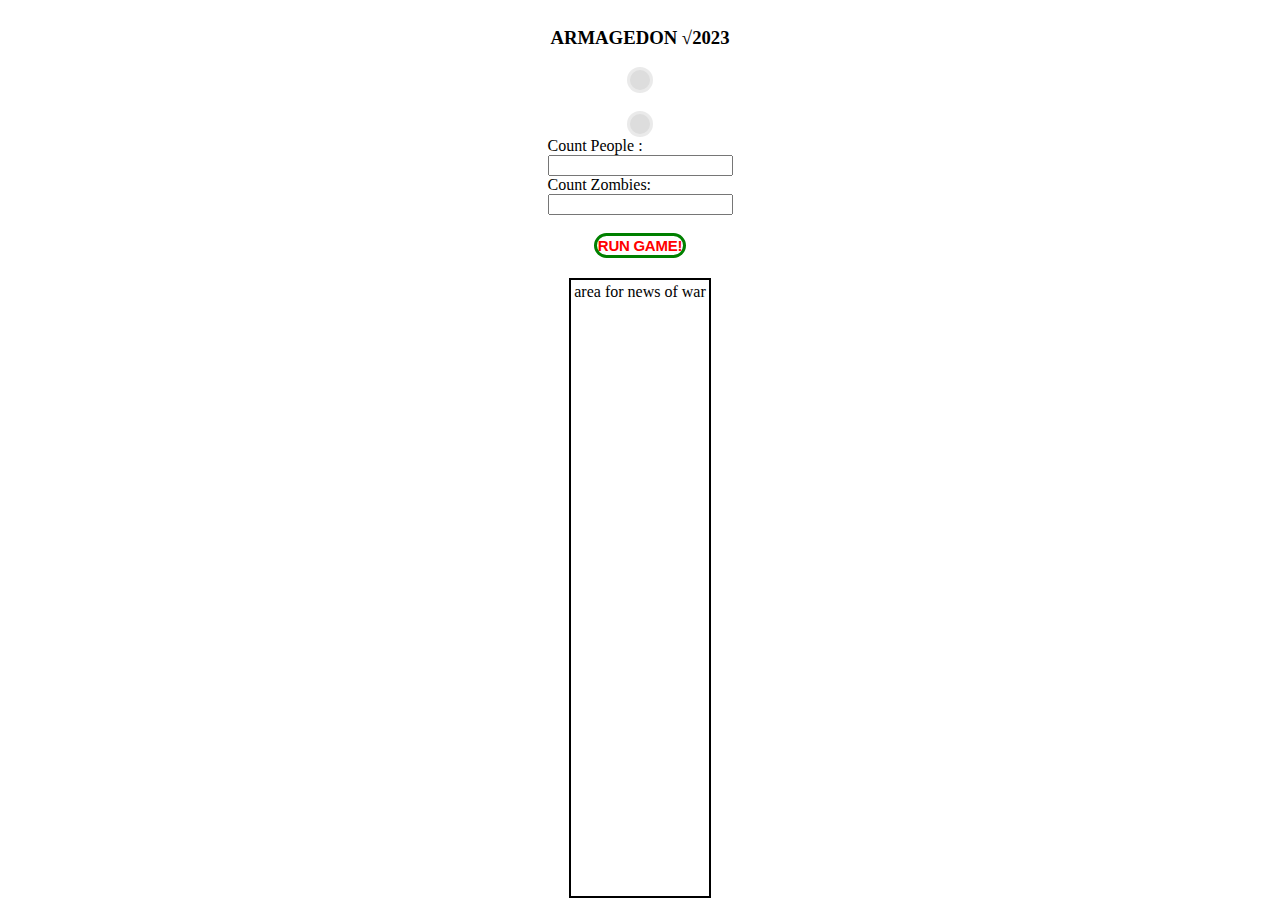
<file: armagedon10/index.html>
<!DOCTYPE HTML>
<html lang="en">

<head>
  <meta charset="UTF-8">
  <meta name="viewport" content="width=device-width, initial-scale=1.0">
  <title>armagedon23</title>
</head>

<body>
  <h3>ARMAGEDON √2023</h3>
 <span><div class="button-start" id="peopleCounter"></div></span>
    <br>
  <div class="button-start" id="zombiesCounter"></div>
  <form>
    <label for="people">Count People :</label><br>
    <input type="number" id="people" name="people"><br>

    <label for="zombies">Count Zombies:</label><br>
    <input type="number" id="zombies" name="zombies">
  </form>
  <br>

  <button class="button-start" onclick="run()" style="font-size: 15px; padding: 1px; border-color: green;">Run game!</button>

  <!--<div id="output" style="width: 600px; height: 400px; border: 1px solid black; margin-top: 20px;"></div>-->
  <div id="output" style="border: 2px solid black; margin-top: 20px; margin-bottom: 10px; padding: 3px;">area for news of war</div>

  <style>
    /* Стили для резиновой рамки
       .button-start {
	font-family: Arial;
	font-weight: 600;
	text-transform: uppercase;
	font-size: calc(var(--index) * .71);
	letter-spacing: -.02vw;
	padding: calc(var(--index) * .7) calc(var(--index) * 1.25);
	background-color: green;
	color: red;

	border-radius: 10em;
	border: rgb(255 255 255 / .4) 3px solid;
	outline: none;
	cursor: pointer;
	margin-top: calc(var(--index) * 2.5);
}

  #output {
  display: flex;
  flex-direction: column;
  height: auto;
  max-height: 600px;
  overflow-y: auto;  
}

#output p {
  white-space: pre-wrap;
  margin: 10px;  
}
*/
    body {
      /* display: flex; */
/* align-items: center; */
/* flex-grow: 1; */
      display: flex;
      flex-direction: column;
      min-height: 100vh;

  
    align-items: center ;
    justify-content: center;
	

    }
    .button-start {
	font-family: Arial;
	font-weight: 600;
	text-transform: uppercase;
	font-size: calc(var(--index) * .71);
	letter-spacing: -.02vw;
	padding: calc(var(--index) * .7) calc(var(--index) * 1.25);
	background-color: transparent;
	color: red;
	border-radius: 10em;
	border: rgb(255 255 255 / .4) 3px solid;
	
	outline: none;
	cursor: pointer;
	margin-top: calc(var(--index) * 2.5);
}

    #output {
      height: auto;
      flex-grow: 1;
    }

    /*#peopleCounter,*/
    #zombiesCounter {
      position: auto;
      top: 10px;
      left: 10px;
      padding: 10px;
      background: #ddd;
      /*background: black;*/
      color: red;
      font-size: 7mm;

    }

    #peopleCounter {
      display: flex;
align-items: center;


      position: auto;
      top: 10px;
      left: 10px;
      padding: 10px;
      background: #ddd;
      /*background: black;*/
      color: blue;
      font-size: 7mm;

    }

    #people {
      color: blue;
    }

    #zombies {
      color: red;
    }
  </style>

  <script>

    let output = document.getElementById('output');

    function write(text) {
      output.innerHTML += text + '<br>';
    }

    let people;
    let zombies;
    zombies = Number(zombies)
    

    people = Number(people)

    function run() {
      people = document.getElementById('people').value;
      zombies = document.getElementById('zombies').value;

      output.innerHTML = '';
      main();
    }

    function lucky() {
      return Math.random() < 0.5;
    }

    function boom() {
      let diff = Math.random() * 100;
      diff = Math.round(diff);


      if (lucky()) {
        zombies -= diff;
        write(`${diff} zombies dead <br>`);
      } else {


        // ...

        //let num = diff.match(/\d+/)[0];  
        //zombies += Number(num);

        // people -= num;

        // ...


        zombies = +zombies + Number(diff);
        
        
        people -= diff;

        write(`${diff} people dead <br>`);
        //zombies += diff;
        //	zombies = zombies + Number(diff);
      }

    }

    function randomCity() {
      let dice = Math.floor(Math.random() * 5) + 1;

      if (dice === 1) return 'Tokyo';
      if (dice === 2) return 'Madrid';
      if (dice === 3) return 'Los-Vegas';
      if (dice === 4) return 'Paris';
      return 'Roma';
    }

    function randomSleep() {
      let sleepTime = Math.random() * 1.1 + 0.9;
      return new Promise(resolve => setTimeout(resolve, sleepTime * 1000));
    }

    async function event1() {  
      write(`Rocket fired at ${randomCity()}<br>`);
      await randomSleep();
      boom();
    }

    async function event2() {
      write(`Air bomb attack at ${randomCity()}<br>`);
      await randomSleep();
      boom();
    }

    async function event3() {
      write(`A group of soldiers break through <br> the enemy defenses in the city ${randomCity()}<br>`);
      await randomSleep();
      boom();
    }

    async function main() {
      while (true) {


        // код цикла

        //zombies = +zombies + 20; 
        //document.getElementById('peopleCounter').innerHTML = people; 
        // document.getElementById('zombiesCounter').innerHTML = zombies;


        // ...

        document.getElementById('peopleCounter').innerHTML = 'People      : ' + people;
        document.getElementById('zombiesCounter').innerHTML = 'Zombie: ' + zombies;

        // ...
 


        // остальной код...

        if (people <= 0) {
          write('OH,No,No-o, Game Over');
          document.getElementById('peopleCounter').innerHTML = 'Oh, No, Game Over';

          break;
        }

        if (zombies <= 0) {
          write("Yaa, Yes, Victory!!");
          document.getElementById('zombiesCounter').innerHTML = "Yaa, Yes, Victory!!";

          break;
        }

        let event = Math.floor(Math.random() * 3) + 1;

        if (event === 1) {
          await event1();
        } else if (event === 2) {
          await event2();
        } else {
          await event3();
        }

        write(`${people} people and ${zombies} zombies left <br>`);



        // ...



        // ...


      }
    }

  </script>







</body>

</html>
</file>
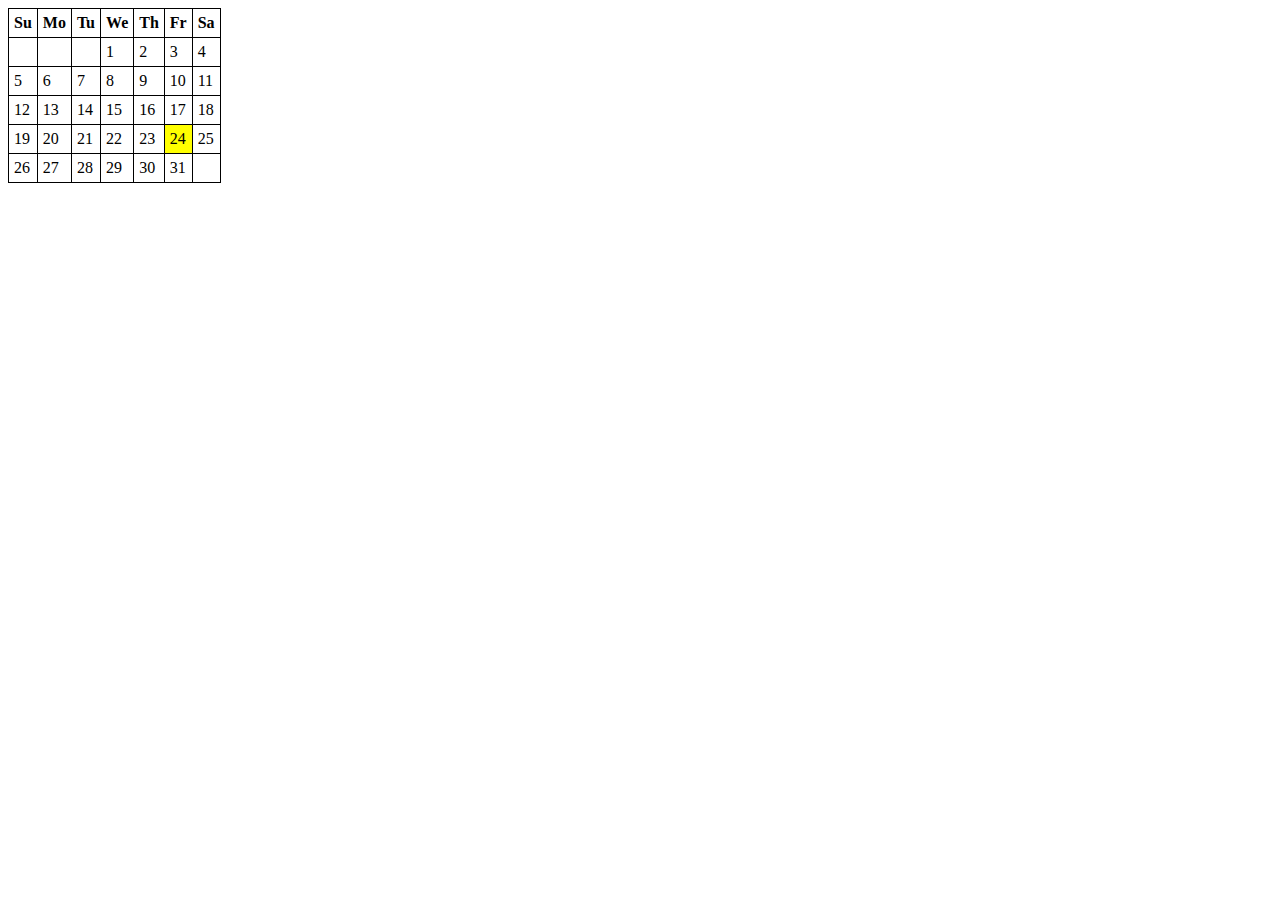
<file: calendarjs/index.html>
<!DOCTYPE HTML>
<html>
<head>
<meta charset="utf-8">

  <title>Calendar</title>

  <style>
    table {
      border-collapse: collapse;
    }

    td, th {
      padding: 5px;
      border: 1px solid black;
    }
  </style>

</head>
<body>

  <div id="calendar"></div>

  <script>

    const d = new Date();

    const weekday = ['Sunday', 'Monday', 'Tuesday', 'Wednesday', 'Thursday', 'Friday', 'Saturday'];

    let html = '<table>';

    html += '<tr><th>Su</th><th>Mo</th><th>Tu</th><th>We</th><th>Th</th><th>Fr</th><th>Sa</th></tr>';

    const firstDay = new Date(d.getFullYear(), d.getMonth(), 1);
    const startDay = firstDay.getDay();

    let day = 1;

    html += '<tr>';

    for(let i = 0; i < startDay; i++) {
      html += '<td></td>';
    }

    while (day <= new Date(d.getFullYear(), d.getMonth() + 1, 0).getDate()) {

      if (day === d.getDate()) {
        html += '<td style="background-color: yellow">' + day + '</td>';
      } else {
        html += '<td>' + day + '</td>';
      }
      
      if (new Date(d.getFullYear(), d.getMonth(), day).getDay() % 7 == 6) {
        html += '</tr><tr>'; 
      }

      day++;
    }

    if (new Date(d.getFullYear(), d.getMonth(), day).getDay() != 0) {
      for (let i = new Date(d.getFullYear(), d.getMonth(), day).getDay(); i < 7; i++) {
        html += '<td></td>';
      }
    }

    html += '</tr></table>';

    document.getElementById('calendar').innerHTML = html;

  </script>

</body>
</html>
</file>
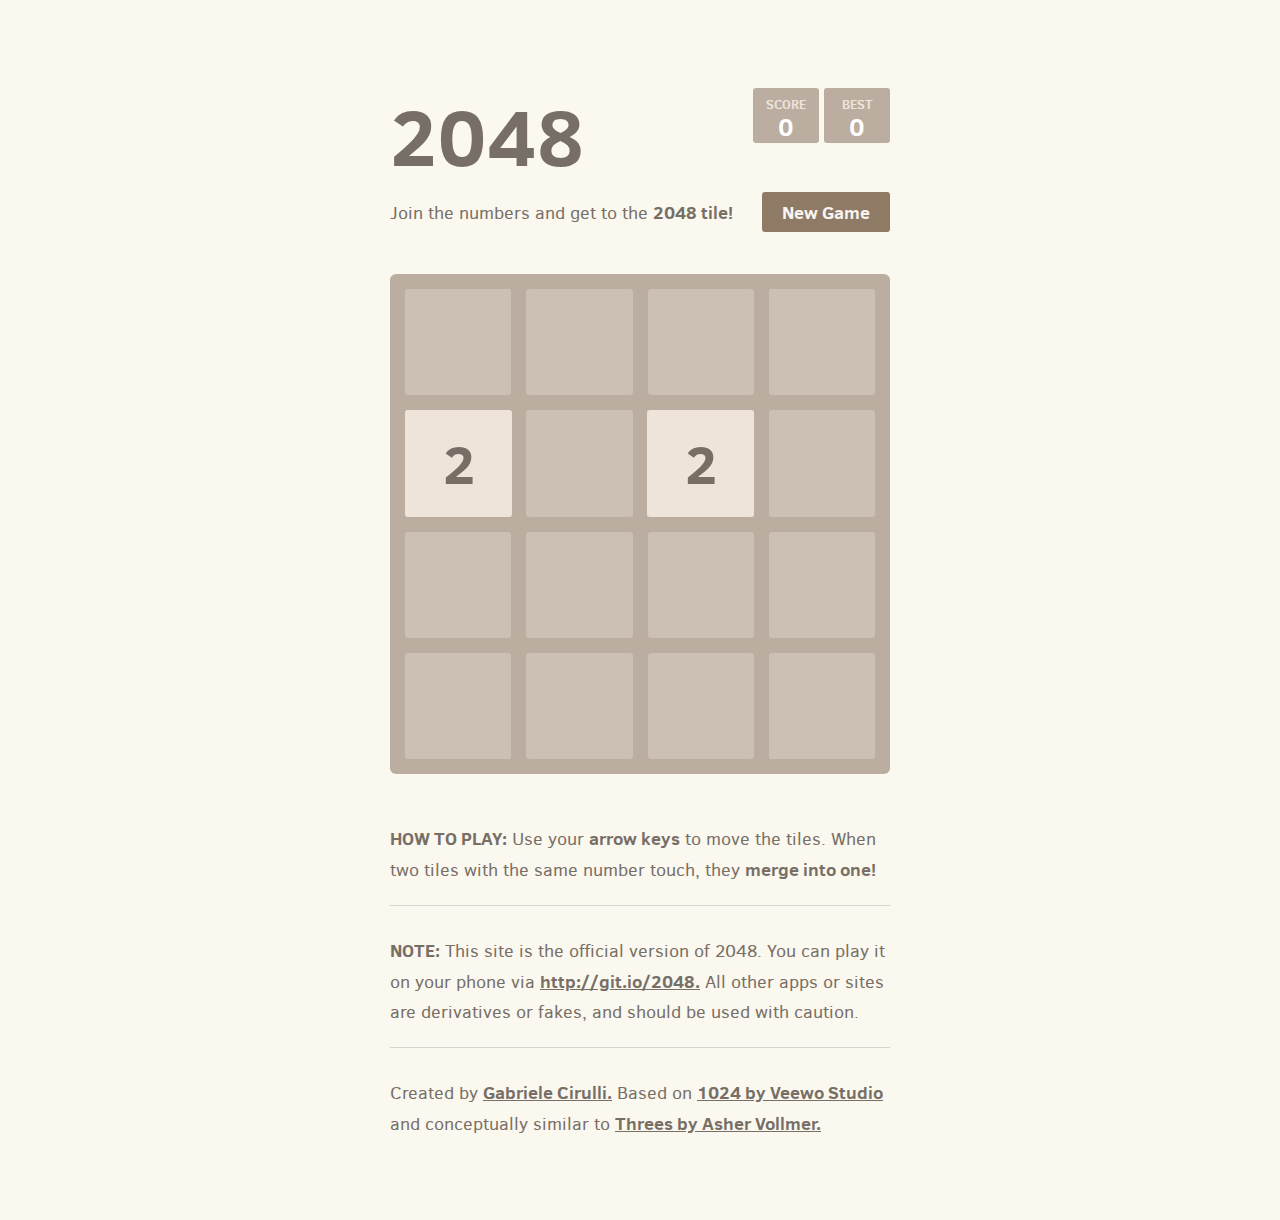
<file: game2048/index.html>
<!DOCTYPE html>
<html>
<head>
  <meta charset="utf-8">
  <title>2048</title>

  <link href="style/main.css" rel="stylesheet" type="text/css">
  <link rel="shortcut icon" href="favicon.ico">
  <link rel="apple-touch-icon" href="meta/apple-touch-icon.png">
  <link rel="apple-touch-startup-image" href="meta/apple-touch-startup-image-640x1096.png" media="(device-width: 320px) and (device-height: 568px) and (-webkit-device-pixel-ratio: 2)"> <!-- iPhone 5+ -->
  <link rel="apple-touch-startup-image" href="meta/apple-touch-startup-image-640x920.png"  media="(device-width: 320px) and (device-height: 480px) and (-webkit-device-pixel-ratio: 2)"> <!-- iPhone, retina -->
  <meta name="apple-mobile-web-app-capable" content="yes">
  <meta name="apple-mobile-web-app-status-bar-style" content="black">

  <meta name="HandheldFriendly" content="True">
  <meta name="MobileOptimized" content="320">
  <meta name="viewport" content="width=device-width, target-densitydpi=160dpi, initial-scale=1.0, maximum-scale=1, user-scalable=no, minimal-ui">
</head>
<body>
  <div class="container">
    <div class="heading">
      <h1 class="title">2048</h1>
      <div class="scores-container">
        <div class="score-container">0</div>
        <div class="best-container">0</div>
      </div>
    </div>

    <div class="above-game">
      <p class="game-intro">Join the numbers and get to the <strong>2048 tile!</strong></p>
      <a class="restart-button">New Game</a>
    </div>

    <div class="game-container">
      <div class="game-message">
        <p></p>
        <div class="lower">
	        <a class="keep-playing-button">Keep going</a>
          <a class="retry-button">Try again</a>
        </div>
      </div>

      <div class="grid-container">
        <div class="grid-row">
          <div class="grid-cell"></div>
          <div class="grid-cell"></div>
          <div class="grid-cell"></div>
          <div class="grid-cell"></div>
        </div>
        <div class="grid-row">
          <div class="grid-cell"></div>
          <div class="grid-cell"></div>
          <div class="grid-cell"></div>
          <div class="grid-cell"></div>
        </div>
        <div class="grid-row">
          <div class="grid-cell"></div>
          <div class="grid-cell"></div>
          <div class="grid-cell"></div>
          <div class="grid-cell"></div>
        </div>
        <div class="grid-row">
          <div class="grid-cell"></div>
          <div class="grid-cell"></div>
          <div class="grid-cell"></div>
          <div class="grid-cell"></div>
        </div>
      </div>

      <div class="tile-container">

      </div>
    </div>

    <p class="game-explanation">
      <strong class="important">How to play:</strong> Use your <strong>arrow keys</strong> to move the tiles. When two tiles with the same number touch, they <strong>merge into one!</strong>
    </p>
    <hr>
    <p>
    <strong class="important">Note:</strong> This site is the official version of 2048. You can play it on your phone via <a href="http://git.io/2048">http://git.io/2048.</a> All other apps or sites are derivatives or fakes, and should be used with caution.
    </p>
    <hr>
    <p>
    Created by <a href="http://gabrielecirulli.com" target="_blank">Gabriele Cirulli.</a> Based on <a href="https://itunes.apple.com/us/app/1024!/id823499224" target="_blank">1024 by Veewo Studio</a> and conceptually similar to <a href="http://asherv.com/threes/" target="_blank">Threes by Asher Vollmer.</a>
    </p>
  </div>

  <script src="js/bind_polyfill.js"></script>
  <script src="js/classlist_polyfill.js"></script>
  <script src="js/animframe_polyfill.js"></script>
  <script src="js/keyboard_input_manager.js"></script>
  <script src="js/html_actuator.js"></script>
  <script src="js/grid.js"></script>
  <script src="js/tile.js"></script>
  <script src="js/local_storage_manager.js"></script>
  <script src="js/game_manager.js"></script>
  <script src="js/application.js"></script>
</body>
</html>
</file>
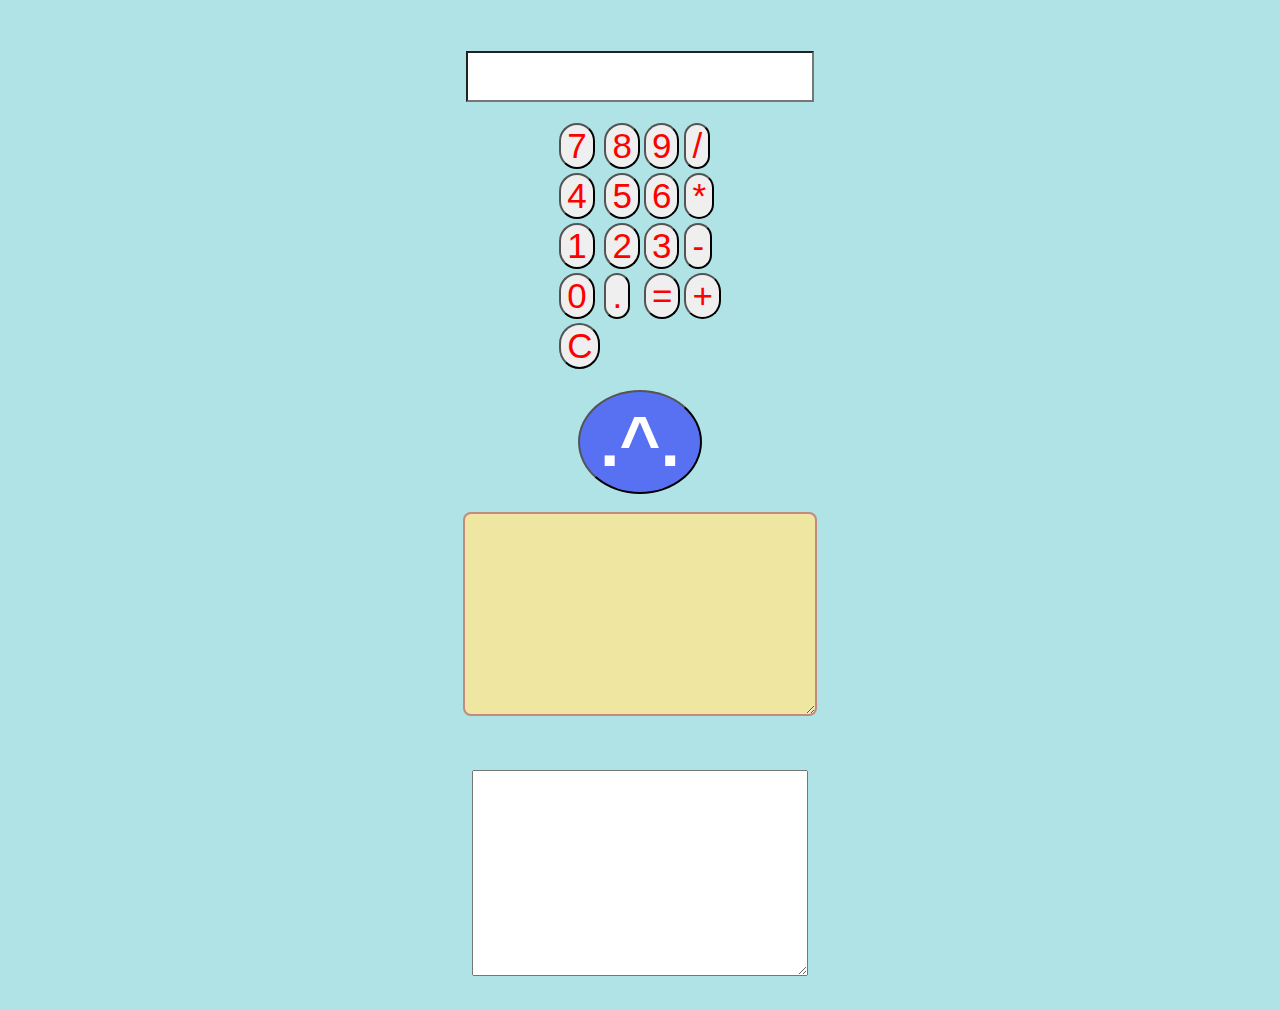
<file: notesim/index.html>
<!DOCTYPE html>
<html lang="en">

<head>
  <meta charset="UTF-8">
  <meta name="viewport" content="width=device-width, initial-scale=1.0">
  <title>simple_note</title>

  <style>
    html,
    body {
display: flex;
     align-items: center;
     flex-grow: 1;
     background-color: rgb(176, 227, 229);
      padding: 1%;
	   justify-content: center; 
      flex-direction: column;
      min-height: 100vh;
    }

    textarea {
display: flex;
     align-items: center;
     flex-grow: 1;
      /* width: 100%; */
      width: 350px;
      /* height: 300px; */
      height: 200px;
      /* box-sizing: border-box; */
    }

    #field2 {
display: flex;
     align-items: center;
     flex-grow: 1;
      color: red;
      font-size: 25px;
      width: 330px;
    }

    .button-start {
display: flex;
     align-items: center;
     flex-grow: 1;
      /* font-family: Arial; */
      font-weight: 600;
      /* text-transform: uppercase; */
      /* font-size: calc(var(--index) * .71); */
      font-size: 30px;

      letter-spacing: -.02vw;
      padding: calc(var(--index) * .7) calc(var(--index) * 1.25);
     /* background-color: transparent;*/
      background-color: rgb(239, 230, 162);
      color: black;
      border-radius: 8px;
      border: rgba(131, 1, 71, 0.4) 2px solid;
      outline: none;
      cursor: pointer;
      margin-top: calc(var(--index) * 2.5);
    }

/*.button {
  display: inline-block;
  padding: 10px 20px;
  font-size: 26px;
  font-weight: bold;
  color: white;
  background-color: blue;
  border-radius: 5px;
  cursor: pointer;
  transition: all 0.9s ease-in-out;
}

.button:hover {
  background-color: darkblue;
  color: white;
  box-shadow: 0 0 5px 0 rgba(0, 0, 0, 0.2);
  transform: scale(1.35);
}*/
.button {
  
  display: inline-block;
  padding: 10px 20px;
  font-size: 70px;
  font-weight: bold;
  color: white;
  background-color: rgba(0, 0, 255, 0.5);
  border-radius: 60%;
  cursor: pointer;
  transition: all 0.9s ease-in-out;
}

.button:hover {
  background-color: rgba(0, 0, 255, 0.2);
  color: green;
  box-shadow: 0 0 5px 0 rgba(0, 0, 0, 0.2);
  transform: scale( 0.50);
}


 /*   #save {
     display: flex;
      
     align-items: center;
     flex-grow: 1;
      color: rgb(169, 6, 6);
      border-color: rgb(93, 8, 212);
      border-radius: 10px;
      font-size: 43px;
      width: 100px;
      background: transparent;
      
      
      
    }*/

    #output {
      display: flex;
     align-items: center;
     flex-grow: 1;
      font-size: 40px;
      width: 340px;
      color: red;
      font-width:5px;
      background-color: white;
    }
  
	    button{
           display: flex;
     /* align-items: center; */
     /* flex-grow: 1; */
	    font-size: 35px;
	    color: red;
        border-radius: 25px;
      justify-content: center; 

      
    }

  </style>

</head>

<body>
  <br>
  <input id="output" >
      <!-- <input type="text" disabled> -->
  <br>
  <table>
    <tr>
      <td><button onclick="addToOutput(7)">7</button></td>
      <td><button onclick="addToOutput(8)">8</button></td>
      <td><button onclick="addToOutput(9)">9</button></td>
      <td><button onclick="addToOutput('/')">/</button></td>
    </tr>
    <tr>
      <td><button onclick="addToOutput(4)">4</button></td>
      <td><button onclick="addToOutput(5)">5</button></td>
      <td><button onclick="addToOutput(6)">6</button></td>
      <td><button onclick="addToOutput('*')">*</button></td>
    </tr>
    <tr>
      <td><button onclick="addToOutput(1)">1</button></td>
      <td><button onclick="addToOutput(2)">2</button></td>
      <td><button onclick="addToOutput(3)">3</button></td>
      <td><button onclick="addToOutput('-')">-</button></td>
    </tr>
    <tr>
      <td><button onclick="addToOutput(0)">0</button></td>
      <td><button onclick="addToOutput('.')">.</button></td>
      <td><button onclick="calculate()">=</button></td>
      <td><button onclick="addToOutput('+')">+</button></td>
    </tr>
    <tr>
      <td><button onclick="clearOutput()">C</button></td>
    </tr>
  </table>
  <br>
  <button class="button" id="save">.^.</button> <br>
  <textarea class="button-start" id="field1"></textarea> <br>
  <br>
  <!--<button class="button-start" id="save">Save</button> <br>-->
  <br>
  <textarea id="field2"></textarea>



  <script>
    const textarea = document.getElementById('field1');
    const field = document.getElementById('field2');



    textarea.addEventListener('input', () => {
      //   textarea.style.height = 'auto';
      textarea.style.height = `${textarea.scrollHeight}px`;
    });
    field.addEventListener('input', () => {
      //   textarea.style.height = 'auto';
      field.style.height = `${textarea.scrollHeight}px`;
    });

    const field1 = document.getElementById('field1');
    const field2 = document.getElementById('field2');
   
//calculator gam
    let output = document.getElementById('output');
//отдельная переменная для output, конфликт калькулятор
//Сохранять значение output в отдельную переменную:
//let currentOutput = ' ';
//При нажатии на кнопки калькулятора - обновлять это значение:

//function addToOutput(value) {
  //currentOutput += value;
  //output.value = currentOutput; 
//}

//function calculate() {
  //currentOutput = eval(currentOutput); 
  //output.value = currentOutput;
//}
//button
    const button = document.getElementById('save');

    button.addEventListener('click', () => {
      const data = {
        field1: field1.value,
        field2: field2.value,
//При сохранении - брать значение из переменной currentOutput:
        //output: currentOutput
       output: output.value
        
      };

      localStorage.setItem('data', JSON.stringify(data));
    });

    window.addEventListener('load', () => {
      const data = JSON.parse(localStorage.getItem('data'));
      if (data) {
        field1.value = data.field1;
        field2.value = data.field2;
//При восстановлении - присваивать в переменную currentOutput:
       //currentOutput: data.output;
        output.value = data.output;
      }
    });
    //calculator
    //let output = document.getElementById('output');

    function addToOutput(value) {
      output.value += value;
    }

    function calculate() {
      try {
        output.value = eval(output.value);
      } catch (error) {
        output.value = 'Error';
      }
    }

    function clearOutput() {
      output.value = '';
    }

  </script>

</body>

</html>
</file>
<file: game2048/style/main.css>
@import url(fonts/clear-sans.css);
html, body {
  margin: 0;
  padding: 0;
  background: #faf8ef;
  color: #776e65;
  font-family: "Clear Sans", "Helvetica Neue", Arial, sans-serif;
  font-size: 18px; }

body {
  margin: 80px 0; }

.heading:after {
  content: "";
  display: block;
  clear: both; }

h1.title {
  font-size: 80px;
  font-weight: bold;
  margin: 0;
  display: block;
  float: left; }

@-webkit-keyframes move-up {
  0% {
    top: 25px;
    opacity: 1; }

  100% {
    top: -50px;
    opacity: 0; } }
@-moz-keyframes move-up {
  0% {
    top: 25px;
    opacity: 1; }

  100% {
    top: -50px;
    opacity: 0; } }
@keyframes move-up {
  0% {
    top: 25px;
    opacity: 1; }

  100% {
    top: -50px;
    opacity: 0; } }
.scores-container {
  float: right;
  text-align: right; }

.score-container, .best-container {
  position: relative;
  display: inline-block;
  background: #bbada0;
  padding: 15px 25px;
  font-size: 25px;
  height: 25px;
  line-height: 47px;
  font-weight: bold;
  border-radius: 3px;
  color: white;
  margin-top: 8px;
  text-align: center; }
  .score-container:after, .best-container:after {
    position: absolute;
    width: 100%;
    top: 10px;
    left: 0;
    text-transform: uppercase;
    font-size: 13px;
    line-height: 13px;
    text-align: center;
    color: #eee4da; }
  .score-container .score-addition, .best-container .score-addition {
    position: absolute;
    right: 30px;
    color: red;
    font-size: 25px;
    line-height: 25px;
    font-weight: bold;
    color: rgba(119, 110, 101, 0.9);
    z-index: 100;
    -webkit-animation: move-up 600ms ease-in;
    -moz-animation: move-up 600ms ease-in;
    animation: move-up 600ms ease-in;
    -webkit-animation-fill-mode: both;
    -moz-animation-fill-mode: both;
    animation-fill-mode: both; }

.score-container:after {
  content: "Score"; }

.best-container:after {
  content: "Best"; }

p {
  margin-top: 0;
  margin-bottom: 10px;
  line-height: 1.65; }

a {
  color: #776e65;
  font-weight: bold;
  text-decoration: underline;
  cursor: pointer; }

strong.important {
  text-transform: uppercase; }

hr {
  border: none;
  border-bottom: 1px solid #d8d4d0;
  margin-top: 20px;
  margin-bottom: 30px; }

.container {
  width: 500px;
  margin: 0 auto; }

@-webkit-keyframes fade-in {
  0% {
    opacity: 0; }

  100% {
    opacity: 1; } }
@-moz-keyframes fade-in {
  0% {
    opacity: 0; }

  100% {
    opacity: 1; } }
@keyframes fade-in {
  0% {
    opacity: 0; }

  100% {
    opacity: 1; } }
.game-container {
  margin-top: 40px;
  position: relative;
  padding: 15px;
  cursor: default;
  -webkit-touch-callout: none;
  -ms-touch-callout: none;
  -webkit-user-select: none;
  -moz-user-select: none;
  -ms-user-select: none;
  -ms-touch-action: none;
  touch-action: none;
  background: #bbada0;
  border-radius: 6px;
  width: 500px;
  height: 500px;
  -webkit-box-sizing: border-box;
  -moz-box-sizing: border-box;
  box-sizing: border-box; }
  .game-container .game-message {
    display: none;
    position: absolute;
    top: 0;
    right: 0;
    bottom: 0;
    left: 0;
    background: rgba(238, 228, 218, 0.5);
    z-index: 100;
    text-align: center;
    -webkit-animation: fade-in 800ms ease 1200ms;
    -moz-animation: fade-in 800ms ease 1200ms;
    animation: fade-in 800ms ease 1200ms;
    -webkit-animation-fill-mode: both;
    -moz-animation-fill-mode: both;
    animation-fill-mode: both; }
    .game-container .game-message p {
      font-size: 60px;
      font-weight: bold;
      height: 60px;
      line-height: 60px;
      margin-top: 222px; }
    .game-container .game-message .lower {
      display: block;
      margin-top: 59px; }
    .game-container .game-message a {
      display: inline-block;
      background: #8f7a66;
      border-radius: 3px;
      padding: 0 20px;
      text-decoration: none;
      color: #f9f6f2;
      height: 40px;
      line-height: 42px;
      margin-left: 9px; }
      .game-container .game-message a.keep-playing-button {
        display: none; }
    .game-container .game-message.game-won {
      background: rgba(237, 194, 46, 0.5);
      color: #f9f6f2; }
      .game-container .game-message.game-won a.keep-playing-button {
        display: inline-block; }
    .game-container .game-message.game-won, .game-container .game-message.game-over {
      display: block; }

.grid-container {
  position: absolute;
  z-index: 1; }

.grid-row {
  margin-bottom: 15px; }
  .grid-row:last-child {
    margin-bottom: 0; }
  .grid-row:after {
    content: "";
    display: block;
    clear: both; }

.grid-cell {
  width: 106.25px;
  height: 106.25px;
  margin-right: 15px;
  float: left;
  border-radius: 3px;
  background: rgba(238, 228, 218, 0.35); }
  .grid-cell:last-child {
    margin-right: 0; }

.tile-container {
  position: absolute;
  z-index: 2; }

.tile, .tile .tile-inner {
  width: 107px;
  height: 107px;
  line-height: 107px; }
.tile.tile-position-1-1 {
  -webkit-transform: translate(0px, 0px);
  -moz-transform: translate(0px, 0px);
  -ms-transform: translate(0px, 0px);
  transform: translate(0px, 0px); }
.tile.tile-position-1-2 {
  -webkit-transform: translate(0px, 121px);
  -moz-transform: translate(0px, 121px);
  -ms-transform: translate(0px, 121px);
  transform: translate(0px, 121px); }
.tile.tile-position-1-3 {
  -webkit-transform: translate(0px, 242px);
  -moz-transform: translate(0px, 242px);
  -ms-transform: translate(0px, 242px);
  transform: translate(0px, 242px); }
.tile.tile-position-1-4 {
  -webkit-transform: translate(0px, 363px);
  -moz-transform: translate(0px, 363px);
  -ms-transform: translate(0px, 363px);
  transform: translate(0px, 363px); }
.tile.tile-position-2-1 {
  -webkit-transform: translate(121px, 0px);
  -moz-transform: translate(121px, 0px);
  -ms-transform: translate(121px, 0px);
  transform: translate(121px, 0px); }
.tile.tile-position-2-2 {
  -webkit-transform: translate(121px, 121px);
  -moz-transform: translate(121px, 121px);
  -ms-transform: translate(121px, 121px);
  transform: translate(121px, 121px); }
.tile.tile-position-2-3 {
  -webkit-transform: translate(121px, 242px);
  -moz-transform: translate(121px, 242px);
  -ms-transform: translate(121px, 242px);
  transform: translate(121px, 242px); }
.tile.tile-position-2-4 {
  -webkit-transform: translate(121px, 363px);
  -moz-transform: translate(121px, 363px);
  -ms-transform: translate(121px, 363px);
  transform: translate(121px, 363px); }
.tile.tile-position-3-1 {
  -webkit-transform: translate(242px, 0px);
  -moz-transform: translate(242px, 0px);
  -ms-transform: translate(242px, 0px);
  transform: translate(242px, 0px); }
.tile.tile-position-3-2 {
  -webkit-transform: translate(242px, 121px);
  -moz-transform: translate(242px, 121px);
  -ms-transform: translate(242px, 121px);
  transform: translate(242px, 121px); }
.tile.tile-position-3-3 {
  -webkit-transform: translate(242px, 242px);
  -moz-transform: translate(242px, 242px);
  -ms-transform: translate(242px, 242px);
  transform: translate(242px, 242px); }
.tile.tile-position-3-4 {
  -webkit-transform: translate(242px, 363px);
  -moz-transform: translate(242px, 363px);
  -ms-transform: translate(242px, 363px);
  transform: translate(242px, 363px); }
.tile.tile-position-4-1 {
  -webkit-transform: translate(363px, 0px);
  -moz-transform: translate(363px, 0px);
  -ms-transform: translate(363px, 0px);
  transform: translate(363px, 0px); }
.tile.tile-position-4-2 {
  -webkit-transform: translate(363px, 121px);
  -moz-transform: translate(363px, 121px);
  -ms-transform: translate(363px, 121px);
  transform: translate(363px, 121px); }
.tile.tile-position-4-3 {
  -webkit-transform: translate(363px, 242px);
  -moz-transform: translate(363px, 242px);
  -ms-transform: translate(363px, 242px);
  transform: translate(363px, 242px); }
.tile.tile-position-4-4 {
  -webkit-transform: translate(363px, 363px);
  -moz-transform: translate(363px, 363px);
  -ms-transform: translate(363px, 363px);
  transform: translate(363px, 363px); }

.tile {
  position: absolute;
  -webkit-transition: 100ms ease-in-out;
  -moz-transition: 100ms ease-in-out;
  transition: 100ms ease-in-out;
  -webkit-transition-property: -webkit-transform;
  -moz-transition-property: -moz-transform;
  transition-property: transform; }
  .tile .tile-inner {
    border-radius: 3px;
    background: #eee4da;
    text-align: center;
    font-weight: bold;
    z-index: 10;
    font-size: 55px; }
  .tile.tile-2 .tile-inner {
    background: #eee4da;
    box-shadow: 0 0 30px 10px rgba(243, 215, 116, 0), inset 0 0 0 1px rgba(255, 255, 255, 0); }
  .tile.tile-4 .tile-inner {
    background: #ede0c8;
    box-shadow: 0 0 30px 10px rgba(243, 215, 116, 0), inset 0 0 0 1px rgba(255, 255, 255, 0); }
  .tile.tile-8 .tile-inner {
    color: #f9f6f2;
    background: #f2b179; }
  .tile.tile-16 .tile-inner {
    color: #f9f6f2;
    background: #f59563; }
  .tile.tile-32 .tile-inner {
    color: #f9f6f2;
    background: #f67c5f; }
  .tile.tile-64 .tile-inner {
    color: #f9f6f2;
    background: #f65e3b; }
  .tile.tile-128 .tile-inner {
    color: #f9f6f2;
    background: #edcf72;
    box-shadow: 0 0 30px 10px rgba(243, 215, 116, 0.2381), inset 0 0 0 1px rgba(255, 255, 255, 0.14286);
    font-size: 45px; }
    @media screen and (max-width: 520px) {
      .tile.tile-128 .tile-inner {
        font-size: 25px; } }
  .tile.tile-256 .tile-inner {
    color: #f9f6f2;
    background: #edcc61;
    box-shadow: 0 0 30px 10px rgba(243, 215, 116, 0.31746), inset 0 0 0 1px rgba(255, 255, 255, 0.19048);
    font-size: 45px; }
    @media screen and (max-width: 520px) {
      .tile.tile-256 .tile-inner {
        font-size: 25px; } }
  .tile.tile-512 .tile-inner {
    color: #f9f6f2;
    background: #edc850;
    box-shadow: 0 0 30px 10px rgba(243, 215, 116, 0.39683), inset 0 0 0 1px rgba(255, 255, 255, 0.2381);
    font-size: 45px; }
    @media screen and (max-width: 520px) {
      .tile.tile-512 .tile-inner {
        font-size: 25px; } }
  .tile.tile-1024 .tile-inner {
    color: #f9f6f2;
    background: #edc53f;
    box-shadow: 0 0 30px 10px rgba(243, 215, 116, 0.47619), inset 0 0 0 1px rgba(255, 255, 255, 0.28571);
    font-size: 35px; }
    @media screen and (max-width: 520px) {
      .tile.tile-1024 .tile-inner {
        font-size: 15px; } }
  .tile.tile-2048 .tile-inner {
    color: #f9f6f2;
    background: #edc22e;
    box-shadow: 0 0 30px 10px rgba(243, 215, 116, 0.55556), inset 0 0 0 1px rgba(255, 255, 255, 0.33333);
    font-size: 35px; }
    @media screen and (max-width: 520px) {
      .tile.tile-2048 .tile-inner {
        font-size: 15px; } }
  .tile.tile-super .tile-inner {
    color: #f9f6f2;
    background: #3c3a32;
    font-size: 30px; }
    @media screen and (max-width: 520px) {
      .tile.tile-super .tile-inner {
        font-size: 10px; } }

@-webkit-keyframes appear {
  0% {
    opacity: 0;
    -webkit-transform: scale(0);
    -moz-transform: scale(0);
    -ms-transform: scale(0);
    transform: scale(0); }

  100% {
    opacity: 1;
    -webkit-transform: scale(1);
    -moz-transform: scale(1);
    -ms-transform: scale(1);
    transform: scale(1); } }
@-moz-keyframes appear {
  0% {
    opacity: 0;
    -webkit-transform: scale(0);
    -moz-transform: scale(0);
    -ms-transform: scale(0);
    transform: scale(0); }

  100% {
    opacity: 1;
    -webkit-transform: scale(1);
    -moz-transform: scale(1);
    -ms-transform: scale(1);
    transform: scale(1); } }
@keyframes appear {
  0% {
    opacity: 0;
    -webkit-transform: scale(0);
    -moz-transform: scale(0);
    -ms-transform: scale(0);
    transform: scale(0); }

  100% {
    opacity: 1;
    -webkit-transform: scale(1);
    -moz-transform: scale(1);
    -ms-transform: scale(1);
    transform: scale(1); } }
.tile-new .tile-inner {
  -webkit-animation: appear 200ms ease 100ms;
  -moz-animation: appear 200ms ease 100ms;
  animation: appear 200ms ease 100ms;
  -webkit-animation-fill-mode: backwards;
  -moz-animation-fill-mode: backwards;
  animation-fill-mode: backwards; }

@-webkit-keyframes pop {
  0% {
    -webkit-transform: scale(0);
    -moz-transform: scale(0);
    -ms-transform: scale(0);
    transform: scale(0); }

  50% {
    -webkit-transform: scale(1.2);
    -moz-transform: scale(1.2);
    -ms-transform: scale(1.2);
    transform: scale(1.2); }

  100% {
    -webkit-transform: scale(1);
    -moz-transform: scale(1);
    -ms-transform: scale(1);
    transform: scale(1); } }
@-moz-keyframes pop {
  0% {
    -webkit-transform: scale(0);
    -moz-transform: scale(0);
    -ms-transform: scale(0);
    transform: scale(0); }

  50% {
    -webkit-transform: scale(1.2);
    -moz-transform: scale(1.2);
    -ms-transform: scale(1.2);
    transform: scale(1.2); }

  100% {
    -webkit-transform: scale(1);
    -moz-transform: scale(1);
    -ms-transform: scale(1);
    transform: scale(1); } }
@keyframes pop {
  0% {
    -webkit-transform: scale(0);
    -moz-transform: scale(0);
    -ms-transform: scale(0);
    transform: scale(0); }

  50% {
    -webkit-transform: scale(1.2);
    -moz-transform: scale(1.2);
    -ms-transform: scale(1.2);
    transform: scale(1.2); }

  100% {
    -webkit-transform: scale(1);
    -moz-transform: scale(1);
    -ms-transform: scale(1);
    transform: scale(1); } }
.tile-merged .tile-inner {
  z-index: 20;
  -webkit-animation: pop 200ms ease 100ms;
  -moz-animation: pop 200ms ease 100ms;
  animation: pop 200ms ease 100ms;
  -webkit-animation-fill-mode: backwards;
  -moz-animation-fill-mode: backwards;
  animation-fill-mode: backwards; }

.above-game:after {
  content: "";
  display: block;
  clear: both; }

.game-intro {
  float: left;
  line-height: 42px;
  margin-bottom: 0; }

.restart-button {
  display: inline-block;
  background: #8f7a66;
  border-radius: 3px;
  padding: 0 20px;
  text-decoration: none;
  color: #f9f6f2;
  height: 40px;
  line-height: 42px;
  display: block;
  text-align: center;
  float: right; }

.game-explanation {
  margin-top: 50px; }

@media screen and (max-width: 520px) {
  html, body {
    font-size: 15px; }

  body {
    margin: 20px 0;
    padding: 0 20px; }

  h1.title {
    font-size: 27px;
    margin-top: 15px; }

  .container {
    width: 280px;
    margin: 0 auto; }

  .score-container, .best-container {
    margin-top: 0;
    padding: 15px 10px;
    min-width: 40px; }

  .heading {
    margin-bottom: 10px; }

  .game-intro {
    width: 55%;
    display: block;
    box-sizing: border-box;
    line-height: 1.65; }

  .restart-button {
    width: 42%;
    padding: 0;
    display: block;
    box-sizing: border-box;
    margin-top: 2px; }

  .game-container {
    margin-top: 17px;
    position: relative;
    padding: 10px;
    cursor: default;
    -webkit-touch-callout: none;
    -ms-touch-callout: none;
    -webkit-user-select: none;
    -moz-user-select: none;
    -ms-user-select: none;
    -ms-touch-action: none;
    touch-action: none;
    background: #bbada0;
    border-radius: 6px;
    width: 280px;
    height: 280px;
    -webkit-box-sizing: border-box;
    -moz-box-sizing: border-box;
    box-sizing: border-box; }
    .game-container .game-message {
      display: none;
      position: absolute;
      top: 0;
      right: 0;
      bottom: 0;
      left: 0;
      background: rgba(238, 228, 218, 0.5);
      z-index: 100;
      text-align: center;
      -webkit-animation: fade-in 800ms ease 1200ms;
      -moz-animation: fade-in 800ms ease 1200ms;
      animation: fade-in 800ms ease 1200ms;
      -webkit-animation-fill-mode: both;
      -moz-animation-fill-mode: both;
      animation-fill-mode: both; }
      .game-container .game-message p {
        font-size: 60px;
        font-weight: bold;
        height: 60px;
        line-height: 60px;
        margin-top: 222px; }
      .game-container .game-message .lower {
        display: block;
        margin-top: 59px; }
      .game-container .game-message a {
        display: inline-block;
        background: #8f7a66;
        border-radius: 3px;
        padding: 0 20px;
        text-decoration: none;
        color: #f9f6f2;
        height: 40px;
        line-height: 42px;
        margin-left: 9px; }
        .game-container .game-message a.keep-playing-button {
          display: none; }
      .game-container .game-message.game-won {
        background: rgba(237, 194, 46, 0.5);
        color: #f9f6f2; }
        .game-container .game-message.game-won a.keep-playing-button {
          display: inline-block; }
      .game-container .game-message.game-won, .game-container .game-message.game-over {
        display: block; }

  .grid-container {
    position: absolute;
    z-index: 1; }

  .grid-row {
    margin-bottom: 10px; }
    .grid-row:last-child {
      margin-bottom: 0; }
    .grid-row:after {
      content: "";
      display: block;
      clear: both; }

  .grid-cell {
    width: 57.5px;
    height: 57.5px;
    margin-right: 10px;
    float: left;
    border-radius: 3px;
    background: rgba(238, 228, 218, 0.35); }
    .grid-cell:last-child {
      margin-right: 0; }

  .tile-container {
    position: absolute;
    z-index: 2; }

  .tile, .tile .tile-inner {
    width: 58px;
    height: 58px;
    line-height: 58px; }
  .tile.tile-position-1-1 {
    -webkit-transform: translate(0px, 0px);
    -moz-transform: translate(0px, 0px);
    -ms-transform: translate(0px, 0px);
    transform: translate(0px, 0px); }
  .tile.tile-position-1-2 {
    -webkit-transform: translate(0px, 67px);
    -moz-transform: translate(0px, 67px);
    -ms-transform: translate(0px, 67px);
    transform: translate(0px, 67px); }
  .tile.tile-position-1-3 {
    -webkit-transform: translate(0px, 135px);
    -moz-transform: translate(0px, 135px);
    -ms-transform: translate(0px, 135px);
    transform: translate(0px, 135px); }
  .tile.tile-position-1-4 {
    -webkit-transform: translate(0px, 202px);
    -moz-transform: translate(0px, 202px);
    -ms-transform: translate(0px, 202px);
    transform: translate(0px, 202px); }
  .tile.tile-position-2-1 {
    -webkit-transform: translate(67px, 0px);
    -moz-transform: translate(67px, 0px);
    -ms-transform: translate(67px, 0px);
    transform: translate(67px, 0px); }
  .tile.tile-position-2-2 {
    -webkit-transform: translate(67px, 67px);
    -moz-transform: translate(67px, 67px);
    -ms-transform: translate(67px, 67px);
    transform: translate(67px, 67px); }
  .tile.tile-position-2-3 {
    -webkit-transform: translate(67px, 135px);
    -moz-transform: translate(67px, 135px);
    -ms-transform: translate(67px, 135px);
    transform: translate(67px, 135px); }
  .tile.tile-position-2-4 {
    -webkit-transform: translate(67px, 202px);
    -moz-transform: translate(67px, 202px);
    -ms-transform: translate(67px, 202px);
    transform: translate(67px, 202px); }
  .tile.tile-position-3-1 {
    -webkit-transform: translate(135px, 0px);
    -moz-transform: translate(135px, 0px);
    -ms-transform: translate(135px, 0px);
    transform: translate(135px, 0px); }
  .tile.tile-position-3-2 {
    -webkit-transform: translate(135px, 67px);
    -moz-transform: translate(135px, 67px);
    -ms-transform: translate(135px, 67px);
    transform: translate(135px, 67px); }
  .tile.tile-position-3-3 {
    -webkit-transform: translate(135px, 135px);
    -moz-transform: translate(135px, 135px);
    -ms-transform: translate(135px, 135px);
    transform: translate(135px, 135px); }
  .tile.tile-position-3-4 {
    -webkit-transform: translate(135px, 202px);
    -moz-transform: translate(135px, 202px);
    -ms-transform: translate(135px, 202px);
    transform: translate(135px, 202px); }
  .tile.tile-position-4-1 {
    -webkit-transform: translate(202px, 0px);
    -moz-transform: translate(202px, 0px);
    -ms-transform: translate(202px, 0px);
    transform: translate(202px, 0px); }
  .tile.tile-position-4-2 {
    -webkit-transform: translate(202px, 67px);
    -moz-transform: translate(202px, 67px);
    -ms-transform: translate(202px, 67px);
    transform: translate(202px, 67px); }
  .tile.tile-position-4-3 {
    -webkit-transform: translate(202px, 135px);
    -moz-transform: translate(202px, 135px);
    -ms-transform: translate(202px, 135px);
    transform: translate(202px, 135px); }
  .tile.tile-position-4-4 {
    -webkit-transform: translate(202px, 202px);
    -moz-transform: translate(202px, 202px);
    -ms-transform: translate(202px, 202px);
    transform: translate(202px, 202px); }

  .tile .tile-inner {
    font-size: 35px; }

  .game-message p {
    font-size: 30px !important;
    height: 30px !important;
    line-height: 30px !important;
    margin-top: 90px !important; }
  .game-message .lower {
    margin-top: 30px !important; } }
</file>
